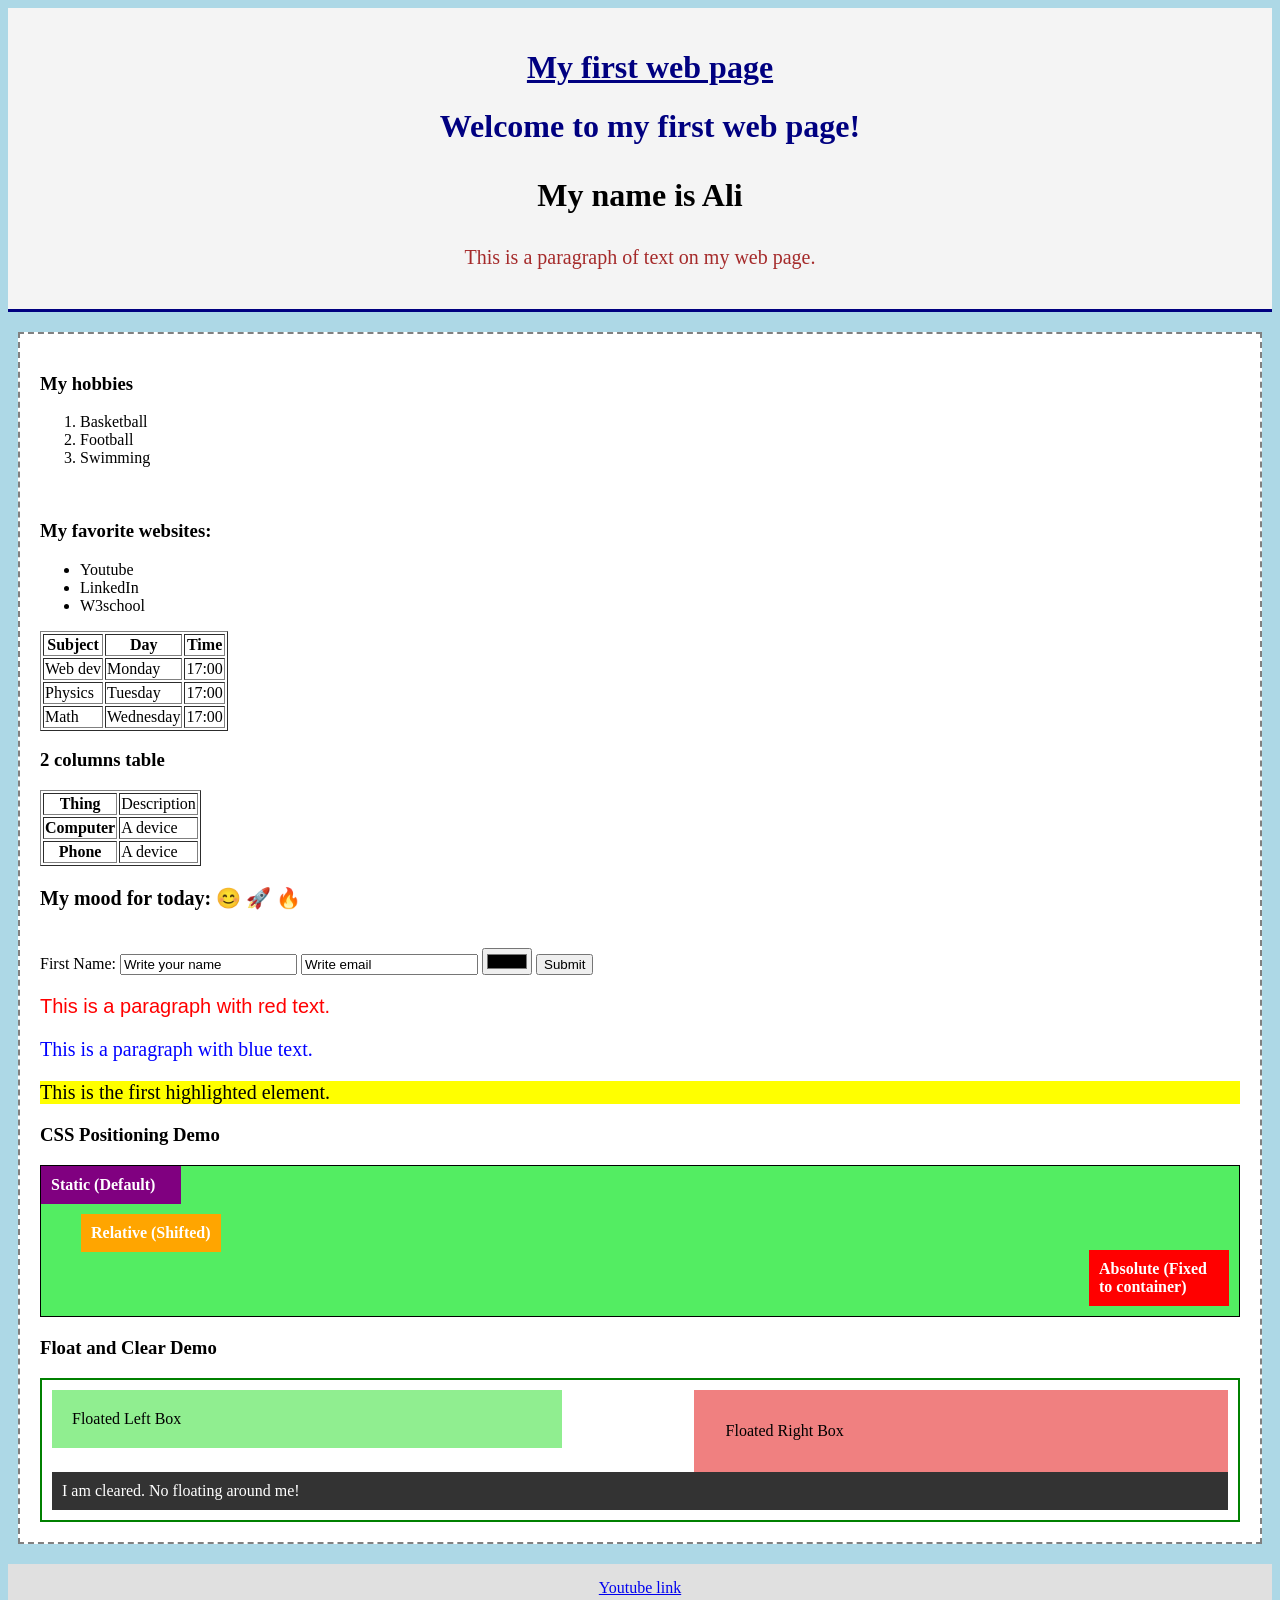
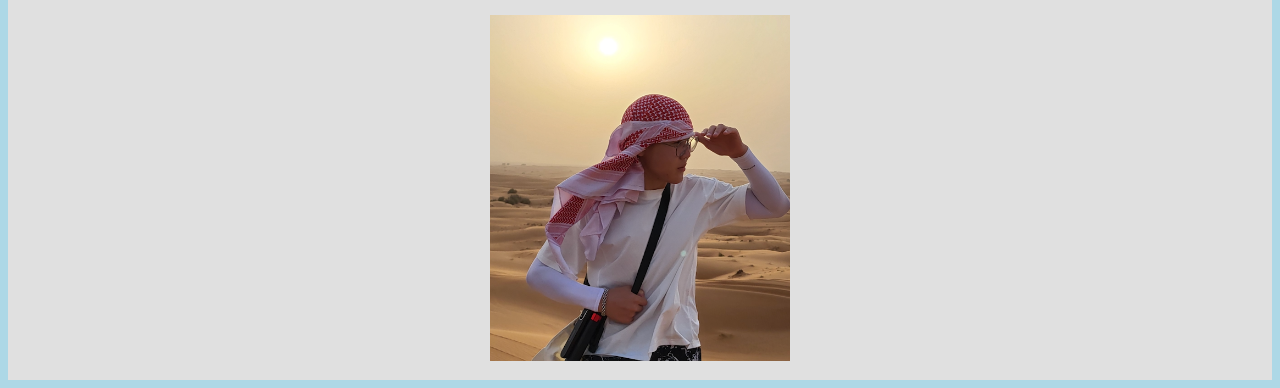
<file: index.html>
<!DOCTYPE html>
<html lang="en">
<head>
    <meta charset="UTF-8">
    <meta name="viewport" content="width=device-width, initial-scale=1.0">
    <title>My first web page</title>
    <!-- Step 12. & 15. CSS and Favicon -->
    <link rel="stylesheet" href="style.css">
    <link rel="icon" type="image/x-icon" href="favicon.ico">
</head>
<body>

    <!-- Step 16: Div - Header Section -->
    <div class="header">
        <center>
            <h1 id="main-heading">My first web page</h1> 
            <h1>Welcome to my first web page!</h1>
            <!-- Step 19: Sizing units applied here (h3 sized in rem via CSS) -->
            <h3 class="rem-text">My name is Ali</h3>
            <p style="color:brown">This is a paragraph of text on my web page.</p>
        </center>
    </div>

    <!-- Step 16: Div - Main Content Section -->
    <div class="main-content">
        <h3>My hobbies</h3>
        <ol> 
            <li>Basketball</li>
            <li>Football</li>  
            <li>Swimming</li>
        </ol>
        <br>
        <h3>My favorite websites:</h3>
        <ul>
            <li>Youtube</li>
            <li>LinkedIn</li>  
            <li>W3school</li>
        </ul>

        <table border="1">
            <tr><th>Subject</th><th>Day</th><th>Time</th></tr>
            <tr><td>Web dev</td><td>Monday</td><td>17:00</td></tr>
            <tr><td>Physics</td><td>Tuesday</td><td>17:00</td></tr>
            <tr><td>Math</td><td>Wednesday</td><td>17:00</td></tr>
        </table>

        <h3>2 columns table</h3>
        <table border="1">
            <tr><th>Thing</th><td>Description</td></tr>
            <tr><th>Computer</th><td>A device</td></tr>
            <tr><th>Phone</th><td>A device</td></tr>
        </table>

        <p><strong>My mood for today: 😊 🚀 🔥</strong></p> <!-- Added Step 7 emojis that were missing -->
        
        <br>
        <form>
            <label>First Name:</label>
            <input type="text" value="Write your name">
            <input type="email" value="Write email">
            <input type="color" value="pick color">
            <input type="submit" value="Submit">
        </form>

        <p class="red-text">This is a paragraph with red text.</p>
        <p id="blue-text">This is a paragraph with blue text.</p>
        <p class="highlight">This is the first highlighted element.</p>
        
        <!-- Step 18: CSS Positioning -->
        <h3>CSS Positioning Demo</h3>
        <div class="position-container">
            <div class="box static-box">Static (Default)</div>
            <div class="box relative-box">Relative (Shifted)</div>
            <div class="box absolute-box">Absolute (Fixed to container)</div>
        </div>

        <!-- Step 20: Float and Clear -->
        <h3>Float and Clear Demo</h3>
        <div class="float-container">
            <div class="float-left">Floated Left Box</div>
            <div class="float-right">Floated Right Box</div>
            <div class="clear">I am cleared. No floating around me!</div>
        </div>
    </div>

    <!-- Step 16: Div - Footer Section -->
    <div class="footer">
        <a href="https://www.youtube.com">Youtube link</a>
        <br><br>
        <!-- Step 19: px and % sizing on image -->
        <img src="Ali.png" alt="Aitu Image" class="sized-image">
    </div>

</body>
</html>
</file>
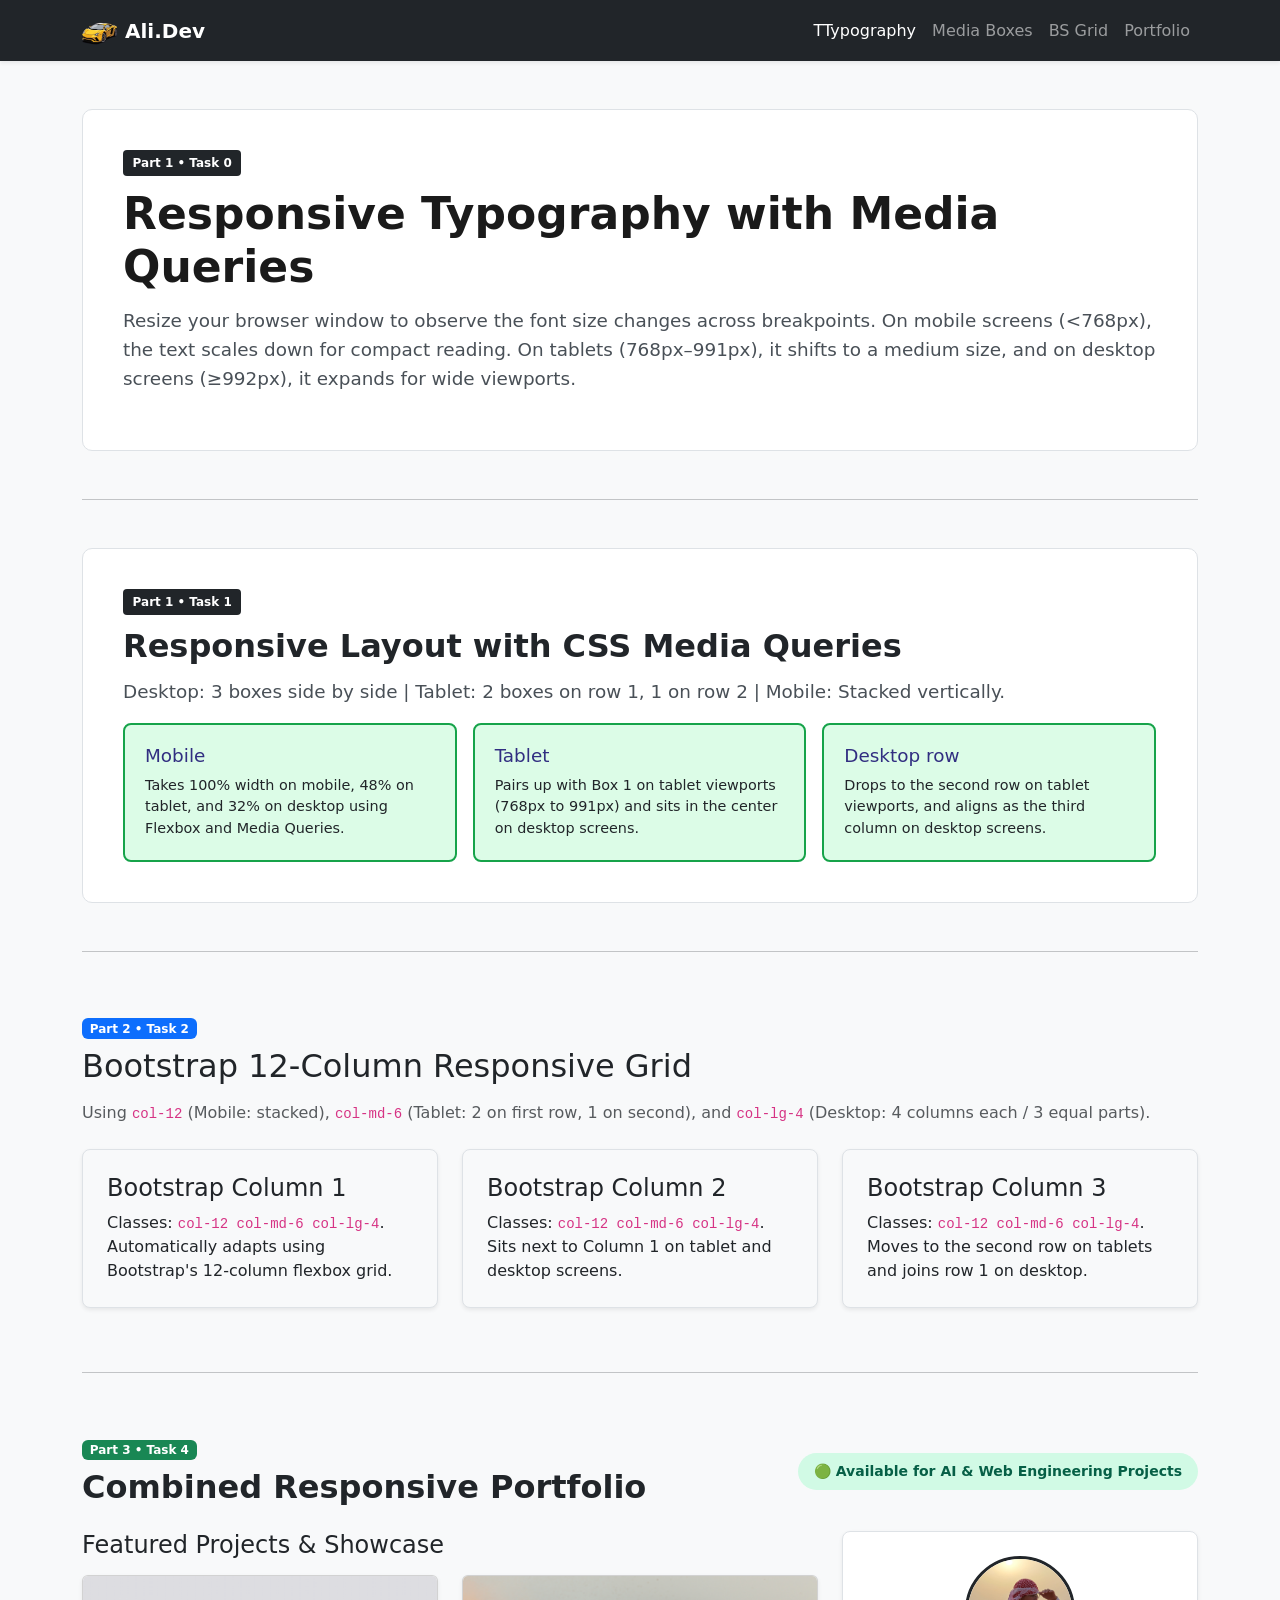
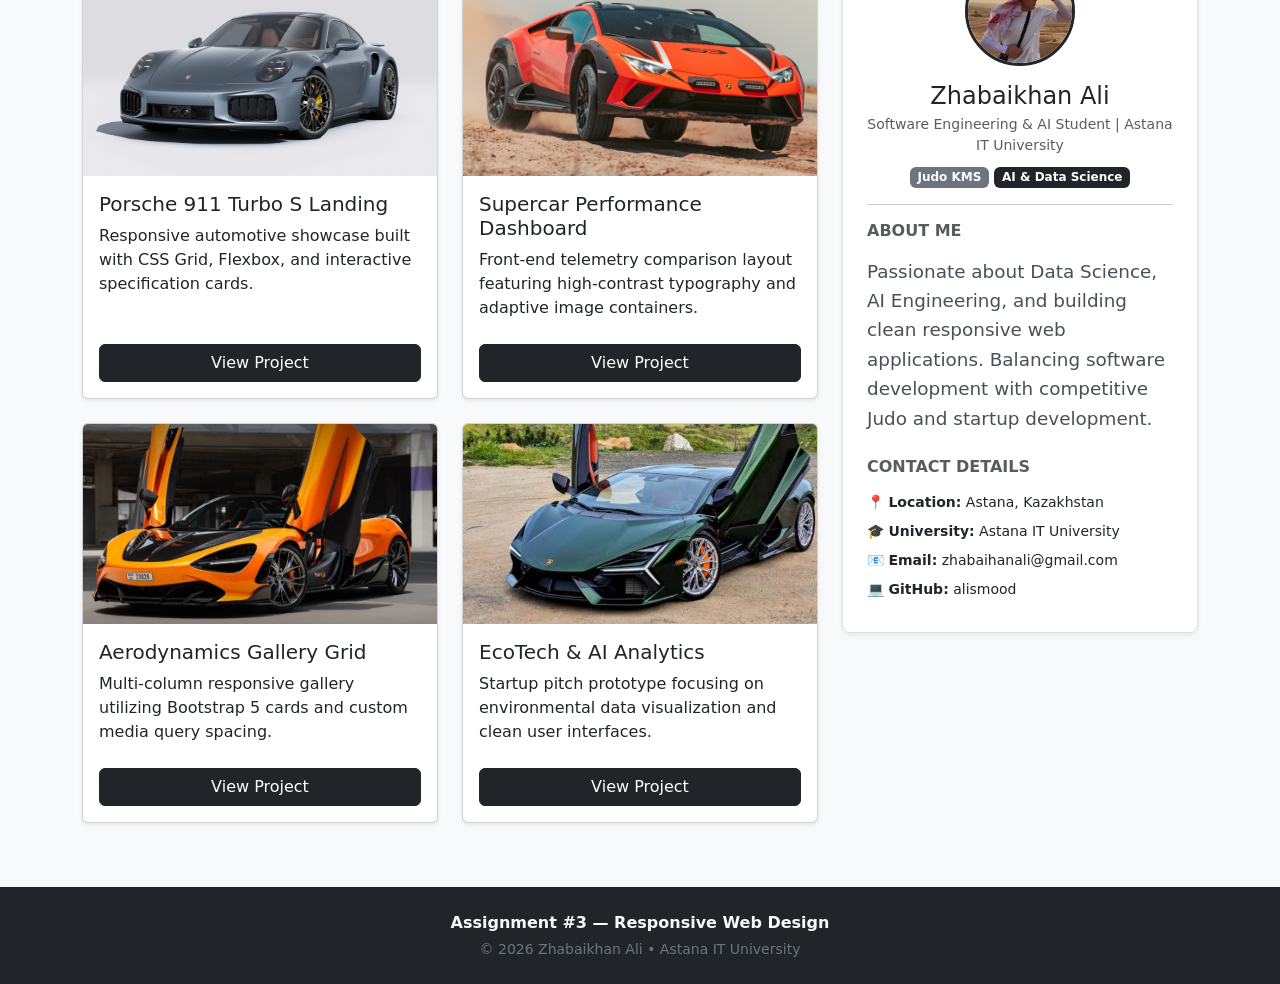
<file: Assignment 3/index.html>
<!DOCTYPE html>
<html lang="en">
<head>
    <meta charset="UTF-8">
    <meta name="viewport" content="width=device-width, initial-scale=1.0">
    <title>Assignment #3 - Responsive Web Design | Zhabaikhan Ali</title>
    <link rel="icon" href="../Assingment 2/removed-bg.ico" type="image/x-icon">
    
    <!-- Bootstrap 5.3 CSS CDN -->
    <link href="https://cdn.jsdelivr.net/npm/bootstrap@5.3.2/dist/css/bootstrap.min.css" rel="stylesheet">
    
    <!-- Custom CSS (Media Queries) -->
    <link rel="stylesheet" href="style.css">
</head>
<body>

    <!-- PART 2 (Task 3) & PART 3 (Task 4 Header): 
         Bootstrap Responsive Navigation Bar -->
    <header>
        <nav class="navbar navbar-expand-lg navbar-dark bg-dark sticky-top shadow-sm">
            <div class="container">
                <!-- Logo on the left -->
                <a class="navbar-brand d-flex align-items-center gap-2 fw-bold" href="#">
                    <img src="../Assingment 2/removed-bg.ico" alt="Logo" width="35" height="35" class="d-inline-block align-text-top rounded">
                    Ali.Dev
                </a>
                
                <!-- Hamburger menu button for smaller screens -->
                <button class="navbar-toggler" type="button" data-bs-toggle="collapse" data-bs-target="#mainNavbar" aria-controls="mainNavbar" aria-expanded="false" aria-label="Toggle navigation">
                    <span class="navbar-toggler-icon"></span>
                </button>
                
                <!-- Links on the right -->
                <div class="collapse navbar-collapse" id="mainNavbar">
                    <ul class="navbar-nav ms-auto mb-2 mb-lg-0">
                        <li class="nav-item"><a class="nav-link active" href="#task0">TTypography</a></li>
                        <li class="nav-item"><a class="nav-link" href="#task1">Media Boxes</a></li>
                        <li class="nav-item"><a class="nav-link" href="#task2">BS Grid</a></li>
                        <li class="nav-item"><a class="nav-link" href="#task4">Portfolio</a></li>
                    </ul>
                </div>
            </div>
        </nav>
    </header>

    <main class="container my-5">

        <!-- 
             PART 1: Media Queries (No Bootstrap Used)
             -->
        <section id="task0" class="custom-section">
            <span class="task-badge">Part 1 • Task 0</span>
            <h1 class="responsive-heading">Responsive Typography with Media Queries</h1>
            <p class="responsive-text">
                Resize your browser window to observe the font size changes across breakpoints. 
                On mobile screens (&lt;768px), the text scales down for compact reading. On tablets (768px–991px), 
                it shifts to a medium size, and on desktop screens (&ge;992px), it expands for wide viewports.
            </p>
        </section>

        <hr class="my-5">

        <section id="task1" class="custom-section">
            <span class="task-badge">Part 1 • Task 1</span>
            <h2 class="responsive-sub">Responsive Layout with CSS Media Queries</h2>
            <p class="responsive-text">
                Desktop: 3 boxes side by side | Tablet: 2 boxes on row 1, 1 on row 2 | Mobile: Stacked vertically.
            </p>
            
            <div class="mq-box-container">
                <div class="mq-box">
                    <h3>Mobile</h3>
                    <p>Takes 100% width on mobile, 48% on tablet, and 32% on desktop using Flexbox and Media Queries.</p>
                </div>
                <div class="mq-box">
                    <h3>Tablet</h3>
                    <p>Pairs up with Box 1 on tablet viewports (768px to 991px) and sits in the center on desktop screens.</p>
                </div>
                <div class="mq-box">
                    <h3>Desktop row</h3>
                    <p>Drops to the second row on tablet viewports, and aligns as the third column on desktop screens.</p>
                </div>
            </div>
        </section>

        <hr class="my-5">

        <!-- 
             PART 2: Bootstrap Grid System (Task 2)
              -->
        <section id="task2" class="py-3">
            <span class="badge bg-primary mb-2">Part 2 • Task 2</span>
            <h2 class="mb-3">Bootstrap 12-Column Responsive Grid</h2>
            <p class="text-muted mb-4">
                Using <code>col-12</code> (Mobile: stacked), <code>col-md-6</code> (Tablet: 2 on first row, 1 on second), and <code>col-lg-4</code> (Desktop: 4 columns each / 3 equal parts).
            </p>

            <div class="row g-4">
                <!-- Column 1 -->
                <div class="col-12 col-md-6 col-lg-4">
                    <div class="p-4 bg-light border rounded-3 h-100 shadow-sm">
                        <h4>Bootstrap Column 1</h4>
                        <p class="mb-0">Classes: <code>col-12 col-md-6 col-lg-4</code>. Automatically adapts using Bootstrap's 12-column flexbox grid.</p>
                    </div>
                </div>
                <!-- Column 2 -->
                <div class="col-12 col-md-6 col-lg-4">
                    <div class="p-4 bg-light border rounded-3 h-100 shadow-sm">
                        <h4>Bootstrap Column 2</h4>
                        <p class="mb-0">Classes: <code>col-12 col-md-6 col-lg-4</code>. Sits next to Column 1 on tablet and desktop screens.</p>
                    </div>
                </div>
                <!-- Column 3 -->
                <div class="col-12 col-md-6 col-lg-4">
                    <div class="p-4 bg-light border rounded-3 h-100 shadow-sm">
                        <h4>Bootstrap Column 3</h4>
                        <p class="mb-0">Classes: <code>col-12 col-md-6 col-lg-4</code>. Moves to the second row on tablets and joins row 1 on desktop.</p>
                    </div>
                </div>
            </div>
        </section>

        <hr class="my-5">

        <!-- 
             PART 3: Combined Project (Task 4)
             Responsive Portfolio Page
             -->
        <section id="task4" class="portfolio-section">
            <div class="d-flex justify-content-between align-items-center mb-4">
                <div>
                    <span class="badge bg-success mb-2">Part 3 • Task 4</span>
                    <h2 class="responsive-sub mb-0">Combined Responsive Portfolio</h2>
                </div>
                <!-- Element visibility controlled by Custom Media Query (Desktop Only) -->
                <div class="desktop-status-banner">
                    🟢 Available for AI &amp; Web Engineering Projects
                </div>
            </div>

            <!-- Main section divided into two parts: Left (Projects) & Right (Sidebar) -->
            <div class="row g-4">
                
                <!-- LEFT SIDE: Portfolio Projects (Takes 8 cols on desktop, full width on tablet/mobile) -->
                <div class="col-12 col-lg-8">
                    <h3 class="h4 mb-3">Featured Projects &amp; Showcase</h3>
                    
                    <!-- Nested Bootstrap Grid to arrange project cards -->
                    <div class="row g-4">
                        <!-- Project Card 1 -->
                        <div class="col-12 col-md-6">
                            <div class="card h-100 shadow-sm portfolio-card">
                                <img src="../Assingment 2/posrche.png" class="card-img-top portfolio-img" alt="Porsche 911 Turbo S Showcase">
                                <div class="card-body d-flex flex-column">
                                    <h5 class="card-title">Porsche 911 Turbo S Landing</h5>
                                    <p class="card-text flex-grow-1">Responsive automotive showcase built with CSS Grid, Flexbox, and interactive specification cards.</p>
                                    <a href="#" class="btn btn-dark mt-2">View Project</a>
                                </div>
                            </div>
                        </div>

                        <!-- Project Card 2 -->
                        <div class="col-12 col-md-6">
                            <div class="card h-100 shadow-sm portfolio-card">
                                <img src="../Assingment 2/lamborghini.png" class="card-img-top portfolio-img" alt="Lamborghini UI">
                                <div class="card-body d-flex flex-column">
                                    <h5 class="card-title">Supercar Performance Dashboard</h5>
                                    <p class="card-text flex-grow-1">Front-end telemetry comparison layout featuring high-contrast typography and adaptive image containers.</p>
                                    <a href="#" class="btn btn-dark mt-2">View Project</a>
                                </div>
                            </div>
                        </div>

                        <!-- Project Card 3 -->
                        <div class="col-12 col-md-6">
                            <div class="card h-100 shadow-sm portfolio-card">
                                <img src="../Assingment 2/mclaren.png" class="card-img-top portfolio-img" alt="McLaren Concept">
                                <div class="card-body d-flex flex-column">
                                    <h5 class="card-title">Aerodynamics Gallery Grid</h5>
                                    <p class="card-text flex-grow-1">Multi-column responsive gallery utilizing Bootstrap 5 cards and custom media query spacing.</p>
                                    <a href="#" class="btn btn-dark mt-2">View Project</a>
                                </div>
                            </div>
                        </div>

                        <!-- Project Card 4 -->
                        <div class="col-12 col-md-6">
                            <div class="card h-100 shadow-sm portfolio-card">
                                <img src="../Assingment 2/images/image-4.png" class="card-img-top portfolio-img" alt="Eco-AI Startup Concept">
                                <div class="card-body d-flex flex-column">
                                    <h5 class="card-title">EcoTech &amp; AI Analytics</h5>
                                    <p class="card-text flex-grow-1">Startup pitch prototype focusing on environmental data visualization and clean user interfaces.</p>
                                    <a href="#" class="btn btn-dark mt-2">View Project</a>
                                </div>
                            </div>
                        </div>
                    </div>
                </div>

                <!-- RIGHT SIDE: Sidebar with Personal Info & Contact Details (Takes 4 cols on desktop) -->
                <div class="col-12 col-lg-4">
                    <aside class="sidebar-card p-4 border rounded-3 bg-white shadow-sm">
                        <div class="text-center mb-3">
                            <img src="../Assingment 1/Ali.png" alt="Zhabaikhan Ali" class="profile-avatar rounded-circle mb-3">
                            <h3 class="h4 mb-1">Zhabaikhan Ali</h3>
                            <p class="text-muted small mb-2">Software Engineering &amp; AI Student | Astana IT University</p>
                            <span class="badge bg-secondary">Judo KMS</span>
                            <span class="badge bg-dark">AI &amp; Data Science</span>
                        </div>
                        
                        <hr>
                        
                        <h4 class="h6 fw-bold text-uppercase text-muted mb-3">About Me</h4>
                        <p class="responsive-text small">
                            Passionate about Data Science, AI Engineering, and building clean responsive web applications. Balancing software development with competitive Judo and startup development.
                        </p>

                        <h4 class="h6 fw-bold text-uppercase text-muted mt-4 mb-3">Contact Details</h4>
                        <ul class="list-unstyled small mb-0">
                            <li class="mb-2">📍 <strong>Location:</strong> Astana, Kazakhstan</li>
                            <li class="mb-2">🎓 <strong>University:</strong> Astana IT University</li>
                            <li class="mb-2">📧 <strong>Email:</strong> zhabaihanali@gmail.com</li>
                            <li class="mb-2">💻 <strong>GitHub:</strong> alismood</li>
                        </ul>
                    </aside>
                </div>

            </div>
        </section>

    </main>

    <!--PART 3 (Task 4 Footer): Footer across bottom-->
    <footer class="bg-dark text-light py-4 mt-5">
        <div class="container text-center">
            <p class="mb-1 fw-bold">Assignment #3 — Responsive Web Design</p>
            <p class="small text-secondary mb-0">&copy; 2026 Zhabaikhan Ali • Astana IT University</p>
        </div>
    </footer>

    <!-- Bootstrap 5.3 JS Bundle (Required for Hamburger Menu Collapse) -->
    <script src="https://cdn.jsdelivr.net/npm/bootstrap@5.3.2/dist/js/bootstrap.bundle.min.js"></script>
</body>
</html>
</file>
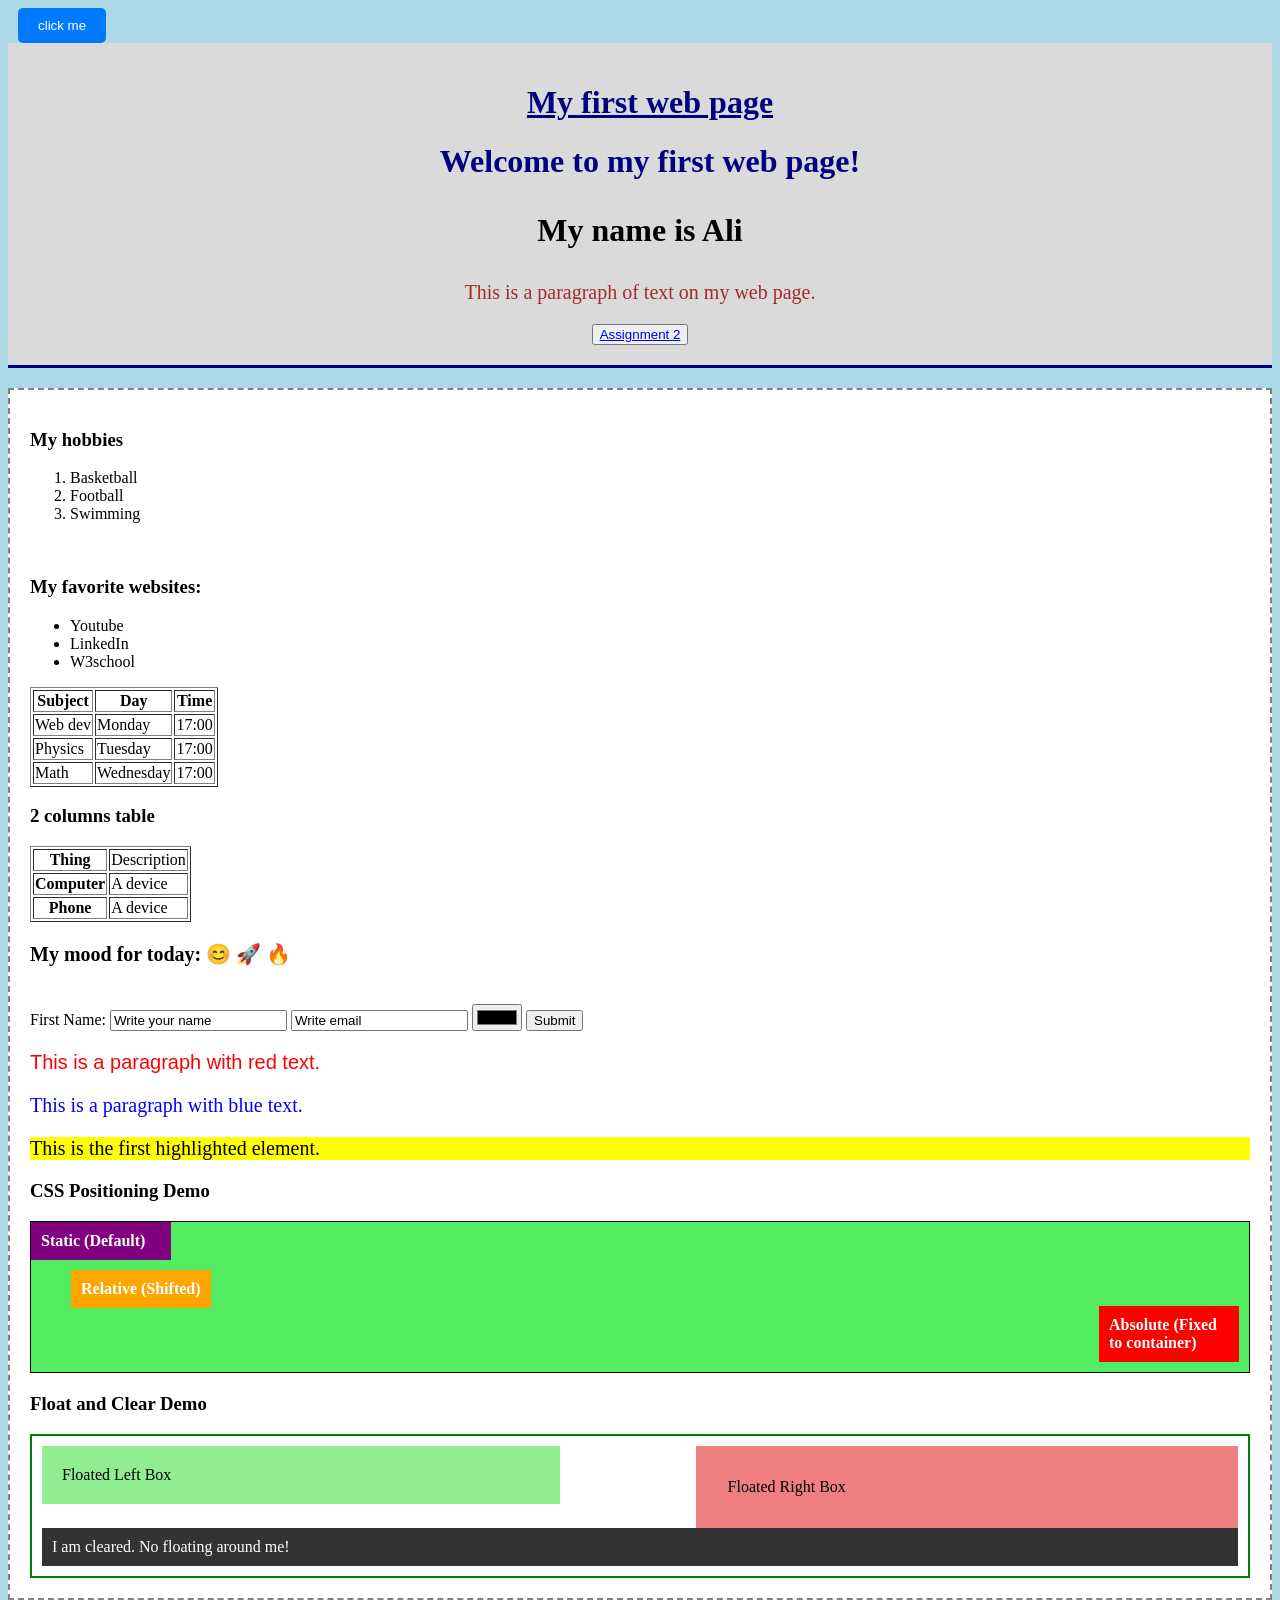
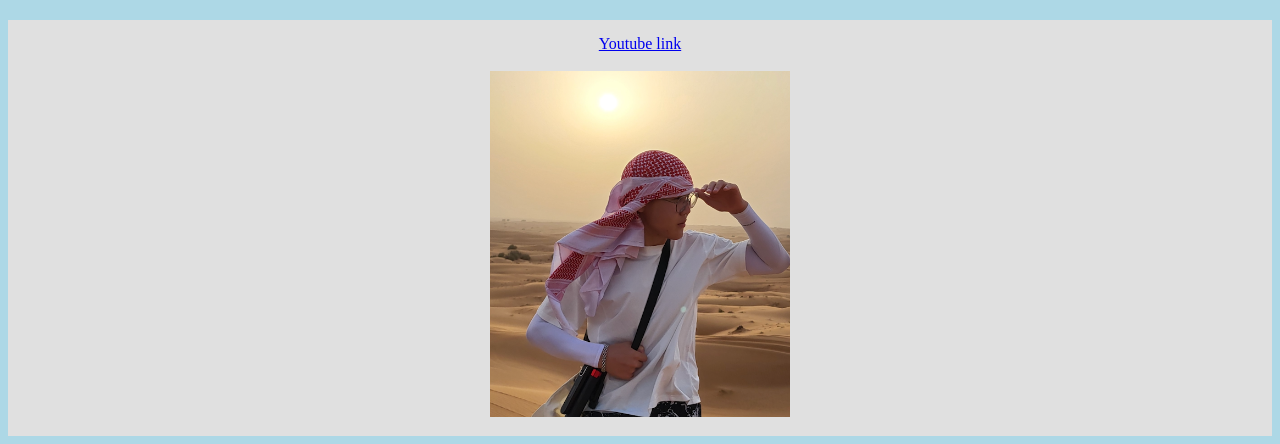
<file: Assingment 1/index.html>
<!DOCTYPE html>
<html lang="en">
<head>
    <meta charset="UTF-8">
    <meta name="viewport" content="width=device-width, initial-scale=1.0">
    <title>My first web page</title>
    <!-- Step 12. & 15. CSS and Favicon -->
    <link rel="stylesheet" href="style.css">
    <link rel="icon" type="image/x-icon" href="favicon.ico">
</head>
<body>
    <button class="custom-btn">click me</button>
    <!-- Step 16: Div - Header Section -->
    <div class="header">
        <center>
            <h1 id="main-heading">My first web page</h1> 
            <h1>Welcome to my first web page!</h1>
            <!-- Step 19: Sizing units applied here (h3 sized in rem via CSS) -->
            <h3 class="rem-text">My name is Ali</h3>
            <p style="color:brown">This is a paragraph of text on my web page.</p>
            <button><a href="../Assingment%202/index2.html">Assignment 2</a></button>
        </center>
    </div>

    <!-- Step 16: Div - Main Content Section -->
    <div class="main-content">
        <h3>My hobbies</h3>
        <ol> 
            <li>Basketball</li>
            <li>Football</li>  
            <li>Swimming</li>
        </ol>
        <br>
        <h3>My favorite websites:</h3>
        <ul>
            <li>Youtube</li>
            <li>LinkedIn</li>  
            <li>W3school</li>
        </ul>

        <table border="1">
            <tr><th>Subject</th><th>Day</th><th>Time</th></tr>
            <tr><td>Web dev</td><td>Monday</td><td>17:00</td></tr>
            <tr><td>Physics</td><td>Tuesday</td><td>17:00</td></tr>
            <tr><td>Math</td><td>Wednesday</td><td>17:00</td></tr>
        </table>

        <h3>2 columns table</h3>
        <table border="1">
            <tr><th>Thing</th><td>Description</td></tr>
            <tr><th>Computer</th><td>A device</td></tr>
            <tr><th>Phone</th><td>A device</td></tr>
        </table>

        <p><strong>My mood for today: 😊 🚀 🔥</strong></p> <!-- Added Step 7 emojis that were missing -->
        
        <br>
        <form>
            <label>First Name:</label>
            <input type="text" value="Write your name">
            <input type="email" value="Write email">
            <input type="color" value="pick color">
            <input type="submit" value="Submit">
        </form>

        <p class="red-text">This is a paragraph with red text.</p>
        <p id="blue-text">This is a paragraph with blue text.</p>
        <p class="highlight">This is the first highlighted element.</p>
        
        <!-- Step 18: CSS Positioning -->
        <h3>CSS Positioning Demo</h3>
        <div class="position-container">
            <div class="box static-box">Static (Default)</div>
            <div class="box relative-box">Relative (Shifted)</div>
            <div class="box absolute-box">Absolute (Fixed to container)</div>
        </div>

        <!-- Step 20: Float and Clear -->
        <h3>Float and Clear Demo</h3>
        <div class="float-container">
            <div class="float-left">Floated Left Box</div>
            <div class="float-right">Floated Right Box</div>
            <div class="clear">I am cleared. No floating around me!</div>
        </div>
    </div>

    <!-- Step 16: Div - Footer Section -->
    <div class="footer">
        <a href="https://www.youtube.com">Youtube link</a>
        <br><br>
        <!-- Step 19: px and % sizing on image -->
        <img src="Ali.png" alt="Aitu Image" class="sized-image">
    </div>

</body>
</html>
</file>
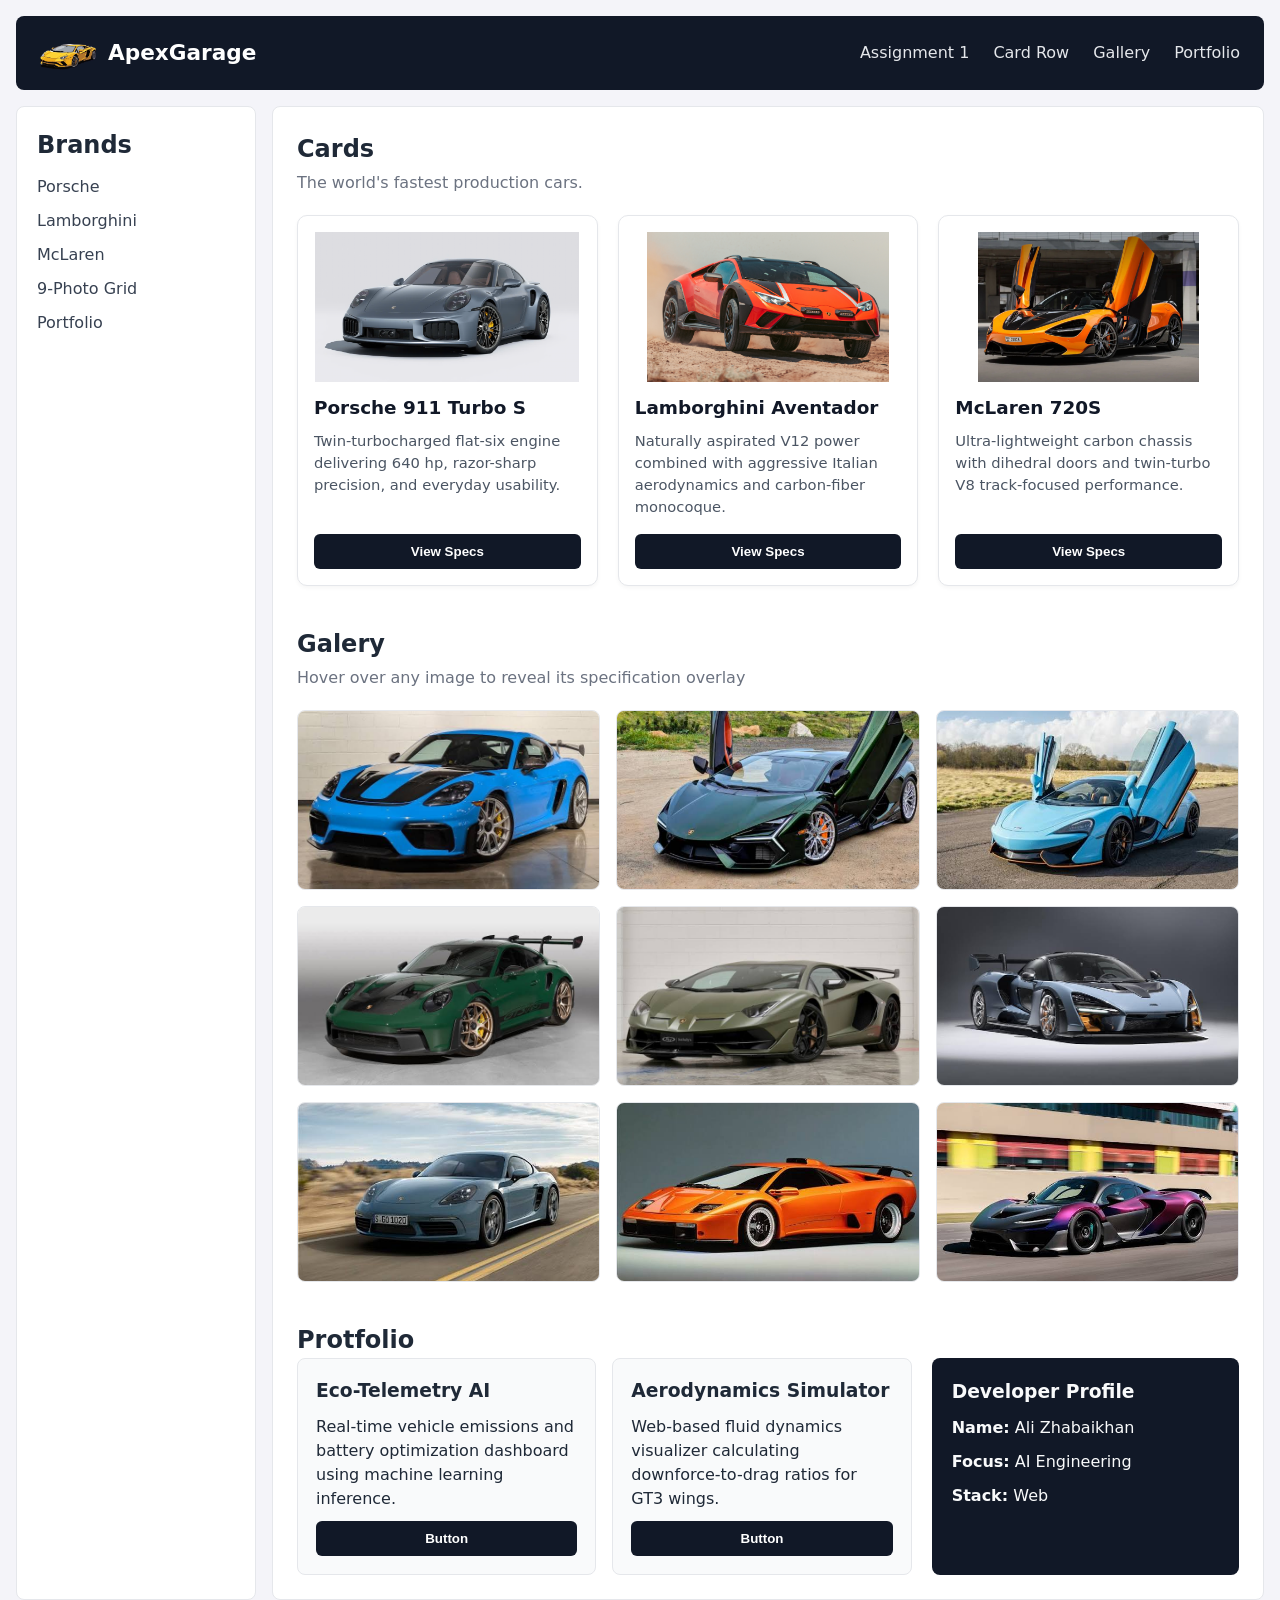
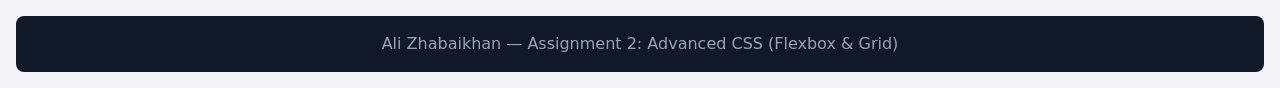
<file: Assingment 2/index2.html>
<!DOCTYPE html>
<html lang="en">
<head>
  <meta charset="UTF-8">
  <meta name="viewport" content="width=device-width, initial-scale=1.0">
  <title>Assignment 2 - Flexbox & Grid</title>
  <link rel="stylesheet" href="style2.css">
  <link rel="icon" type="image/x-icon" href="removed-bg.ico">
</head>
<body>
  <div class="grid-container">
    <header class="header"> <!-- made logo as link to link to a home page like in proffesional sites and apply class style-->
      <a href="#" class="logo">
        <img src="removed-bg-2.png" alt="Supercar Logo">
        <span>ApexGarage</span>
      </a>
      <nav>
        <ul class="nav-links">
          <li><a href="../Assingment%201/index.html">Assignment 1</a></li>
          <li><a href="#featured">Card Row</a></li>
          <li><a href="#gallery">Gallery</a></li>
          <li><a href="#portfolio">Portfolio</a></li>
        </ul>
      </nav>
    </header>

    <aside class="sidebar">
      <h2>Brands</h2>
      <ul>
        <li><a href="#porsche">Porsche</a></li>
        <li><a href="#lamborghini">Lamborghini</a></li>
        <li><a href="#mclaren">McLaren</a></li>
        <li><a href="#gallery">9-Photo Grid</a></li>
        <li><a href="#portfolio">Portfolio</a></li>
      </ul>
    </aside>

    <main class="main-content">
      <section id="featured" class="section-block">
        <h2>Cards</h2>
        <p class="section-subtitle">The world's fastest production cars.</p>
        
        <div class="car-gallery"> <!-- flex thing-->
          <article class="car-card" id="porsche">
            <img src="posrche.png" alt="Porsche 911 Turbo S">
            <h3>Porsche 911 Turbo S</h3>
            <p>Twin-turbocharged flat-six engine delivering 640 hp, razor-sharp precision, and everyday usability.</p>
            <button class="card-btn">View Specs</button>
          </article>

          <article class="car-card" id="lamborghini">
            <img src="lamborghini.png" alt="Lamborghini Revuelto">
            <h3>Lamborghini Aventador</h3>
            <p>Naturally aspirated V12 power combined with aggressive Italian aerodynamics and carbon-fiber monocoque.</p>
            <button class="card-btn">View Specs</button>
          </article>

          <article class="car-card" id="mclaren">
            <img src="mclaren.png" alt="McLaren 720S">
            <h3>McLaren 720S</h3>
            <p>Ultra-lightweight carbon chassis with dihedral doors and twin-turbo V8 track-focused performance.</p>
            <button class="card-btn">View Specs</button>
          </article>
        </div>
      </section>

      
      <section id="gallery" class="section-block">
        <h2>Galery</h2>
        <p class="section-subtitle">Hover over any image to reveal its specification overlay</p>

        <div class="image-gallery"> <!-- Grid container in of the galery-->
          <div class="gallery-item"> <!-- Block class of the galery-->
            <img src="images/images.jpeg" alt="Prosche GT4RS">
            <div class="caption-overlay"><span>Porsche GT4RS</span></div>
          </div>

          <div class="gallery-item">
            <img src="images/image-4.png" alt="Lamborghini ruvuelto">
            <div class="caption-overlay"><span>Lamborghini Revuelto</span></div>
          </div>

          <div class="gallery-item">
            <img src="images/images-7.jpeg" alt="McLaren">
            <div class="caption-overlay"><span>McLaren 720S</span></div>
          </div>

          <div class="gallery-item">
            <img src="images/images-2.jpeg" alt="Porsche">
            <div class="caption-overlay"><span>Porsche GT3RS</span></div>
          </div>

          <div class="gallery-item">
            <img src="images/images-5.jpeg" alt="Lambo">
            <div class="caption-overlay"><span>Lamborghini Huracan</span></div>
          </div>

          <div class="gallery-item">
            <img src="images/images-8.jpeg" alt="Porsche Weissach">
            <div class="caption-overlay"><span>McLaren Senna</span></div>
          </div>

          <div class="gallery-item">
            <img src="images/images-3.jpeg" alt="Lamborghini SVJ">
            <div class="caption-overlay"><span>Porsche 718</span></div>
          </div>

          <div class="gallery-item">
            <img src="images/images-6.jpeg" alt="McLaren LT">
            <div class="caption-overlay"><span>Lamborghini Diablo</span></div>
          </div>

          <div class="gallery-item">
            <img src="images/images-10.jpeg" alt="Supercar Cockpit">
            <div class="caption-overlay"><span>McLaren W1</span></div>
          </div>
        </div>
      </section>

      <!-- PART 3 -->
      <section id="portfolio" class="section-block">
        <h2>Protfolio</h2>

        <div class="portfolio-grid">
          <!-- Projects Area on the left -->
          <div class="projects-area">
            <article class="project-card">
              <h3>Eco-Telemetry AI</h3>
              <p>Real-time vehicle emissions and battery optimization dashboard using machine learning inference.</p>
              <button class="card-btn">Button</button>
            </article>

            <article class="project-card">
              <h3>Aerodynamics Simulator</h3>
              <p>Web-based fluid dynamics visualizer calculating downforce-to-drag ratios for GT3 wings.</p>
              <button class="card-btn">Button</button>
            </article>
          </div>

          <!-- Info on the right -->
          <aside class="portfolio-info">
            <h3>Developer Profile</h3>
            <p><strong>Name:</strong> Ali Zhabaikhan</p>
            <p><strong>Focus:</strong> AI Engineering</p>
            <p><strong>Stack:</strong> Web</p>
          </aside>
        </div>
      </section>

    </main>

    <!-- PART 2 & 3: Footer spanning across the bottom -->
    <footer class="footer">
      <p>Ali Zhabaikhan — Assignment 2: Advanced CSS (Flexbox & Grid)</p>
    </footer>

  </div>

</body>
</html>
</file>
<file: style.css>
/* Базовые стили (Steps 9-14) */
body { background-color: lightblue; }
h1 { color: navy; margin-left: 20px; }
p { font-family: verdana; font-size: 20px; }

.red-text { color: red; font-family: Arial; }
#blue-text { color: blue; font-family: "Times New Roman"; }
.highlight { background-color: yellow; }
#main-heading { text-decoration: underline; }

/* Step 16 & 17: Divs & Box Model (Margins, Padding, Borders) */
.header {
    background-color: #f4f4f4;
    padding: 20px; /* Padding pushes content inward */
    margin-bottom: 20px; /* Margin creates space below header */
    border-bottom: 3px solid navy; /* Border */
}

.main-content {
    background-color: white;
    padding: 20px;
    border: 2px dashed gray;
    margin: 10px;
}

.footer {
    background-color: #e0e0e0;
    padding: 15px;
    text-align: center;
    margin-top: 20px;
}

/* Step 18: CSS Positioning */
.position-container {
    height: 150px;
    background-color: #53ed62;
    border: 1px solid black;
    position: relative; /* Acts as the anchor for the absolute box */
    margin-bottom: 20px;
}

.box {
    width: 120px;
    padding: 10px;
    color: white;
    font-weight: bold;
}

.static-box {
    background-color: purple;
    position: static; 
}

.relative-box {
    background-color: orange;
    position: relative;
    top: 10px; 
    left: 40px; 
}

.absolute-box {
    background-color: red;
    position: absolute;
    bottom: 10px;
    right: 10px; 
}

/* Step 19: CSS Sizing (px, %, em, rem) */
.rem-text {
    font-size: 2rem; /* Using rem for typography */
}

.sized-image {
    width: 50%; /* Using % */
    max-width: 300px; /* Using px */
}

/* Step 20: Float and Clear */
.float-container {
    border: 2px solid green;
    padding: 10px;
}

.float-left {
    float: left;
    background-color: lightgreen;
    width: 40%;
    padding: 20px; /* Using padding (Box Model) */
}

.float-right {
    float: right;
    background-color: lightcoral;
    width: 40%;
    padding: 2em; /* Using em */
}

.clear {
    clear: both; /* Fixes overlapping issues */
    background-color: #333;
    color: white;
    padding: 10px;
    margin-top: 10px;
}
</file>
<file: Assignment 3/style.css>
body {
    background-color: #f8f9fa;
    color: #212529;
    font-family: system-ui, -apple-system, "Segoe UI", Roboto, sans-serif;
}

.custom-section {
    background: #ffffff;
    padding: 1.25rem;
    border-radius: 10px;
    border: 1px solid #dee2e6;
}

.task-badge {
    display: inline-block;
    background-color: #212529;
    color: #fff;
    padding: 0.25rem 0.6rem;
    border-radius: 4px;
    font-size: 0.75rem;
    font-weight: 600;
    margin-bottom: 0.75rem;
}

/*PART 1 - TASK 0: Responsive Typography (Mobile Base)*/
.responsive-heading {
    font-size: 1.5rem; /* Small on mobile */
    font-weight: 700;
    margin-bottom: 0.75rem;
    color: #1a1a1a;
}

.responsive-sub {
    font-size: 1.3rem;
    font-weight: 700;
    margin-bottom: 0.75rem;
}

.responsive-text {
    font-size: 0.95rem; /* Small font on mobile */
    line-height: 1.6;
    color: #495057;
}

/* PART 1 - TASK 1: Responsive Layout (No Bootstrap)
   Mobile Default: Stacked vertically (100% width)*/
.mq-box-container {
    display: flex;
    flex-wrap: wrap;
    gap: 16px;
    margin-top: 1rem;
}

.mq-box {
    flex: 1 1 100%; /* 100% width on mobile (stacked) */
    background-color: #eef2ff;
    border: 2px solid #6366f1;
    border-radius: 8px;
    padding: 1.25rem;
    box-sizing: border-box;
    transition: transform 0.2s ease;
}

.mq-box h3 {
    font-size: 1.15rem;
    margin-top: 0;
    color: #312e81;
}

.mq-box p {
    margin-bottom: 0;
    font-size: 0.9rem;
}

/* PART 3 • TASK 4: Portfolio Custom Styles & Visibility */
.portfolio-img {
    height: 200px;
    object-fit: cover;
}

.profile-avatar {
    width: 110px;
    height: 110px;
    object-fit: cover;
    border: 3px solid #212529;
}

/* Hidden on Mobile and Tablet using custom media queries */
.desktop-status-banner {
    display: none;
    background-color: #d1fae5;
    color: #065f46;
    padding: 0.5rem 1rem;
    border-radius: 50px;
    font-size: 0.875rem;
    font-weight: 600;
}


/* TABLET MEDIA QUERY (768px to 991px)*/
@media (min-width: 768px) {
    /* Task 0: Medium font sizes on tablet */
    .responsive-heading {
        font-size: 2.1rem;
    }
    .responsive-sub {
        font-size: 1.65rem;
    }
    .responsive-text {
        font-size: 1.05rem;
    }

    /* Task 1: Display 2 boxes in a row on tablet */
    .mq-box {
        flex: 1 1 calc(50% - 16px);
        max-width: calc(50% - 8px);
        background-color: #e0f2fe;
        border-color: #0284c7;
    }

    /* Task 4: Adjust spacing on tablet */
    .custom-section {
        padding: 2rem;
    }
    .portfolio-section {
        padding: 1rem 0;
    }
}


/* 
   DESKTOP MEDIA QUERY (992px and up)*/
@media (min-width: 992px) {
    /* Task 0: Larger font sizes on desktop */
    .responsive-heading {
        font-size: 2.75rem;
    }
    .responsive-sub {
        font-size: 2rem;
    }
    .responsive-text {
        font-size: 1.15rem;
    }

    /* Task 1: Display all 3 boxes side by side on desktop */
    .mq-box {
        flex: 1 1 calc(33.333% - 16px);
        max-width: calc(33.333% - 11px);
        background-color: #dcfce7;
        border-color: #16a34a;
    }

    /* Task 4: Adjust spacing and element visibility on desktop */
    .custom-section {
        padding: 2.5rem;
    }
    .desktop-status-banner {
        display: inline-block; /* Visible only on desktop */
    }
    .sidebar-card {
        position: sticky;
        top: 90px;
    }
}
</file>
<file: Assingment 1/style.css>
/* Базовые стили (Steps 9-14) */
body { background-color: lightblue; }
h1 { color: navy; margin-left: 20px; }
p { font-family: verdana; font-size: 20px; }

.red-text { color: red; font-family: Arial; }
#blue-text { color: blue; font-family: "Times New Roman"; }
.highlight { background-color: yellow; }
#main-heading { text-decoration: underline; }

/* Step 16 & 17: Divs & Box Model (Margins, Padding, Borders) */
.header {
    background-color: #dadada;
    padding: 20px; /* Padding pushes content inward */
    margin-bottom: 20px; /* Margin creates space below header */
    border-bottom: 3px solid navy; /* Border */
}

.main-content {
    background-color: white;
    padding: 20px;
    border: 2px dashed gray;
    margin: 10px, 20px, 30px, 40px;
}

.footer {
    background-color: #e0e0e0;
    padding: 15px;
    text-align: center;
    margin-top: 20px;
}

/* Step 18: CSS Positioning */
.position-container {
    height: 150px;
    background-color: #53ed62;
    border: 1px solid black;
    position: relative; /* Acts as the anchor for the absolute box */
    margin-bottom: 20px;
}

.box {
    width: 120px;
    padding: 10px;
    color: white;
    font-weight: bold;
}

.static-box {
    background-color: purple;
    position: static; 
}

.relative-box {
    background-color: orange;
    position: relative;
    top: 10px; 
    left: 40px; 
}

.absolute-box {
    background-color: red;
    position: absolute;
    bottom: 10px;
    right: 10px; 
}

/* Step 19: CSS Sizing (px, %, em, rem) */
.rem-text {
    font-size: 2rem; /* Using rem for typography */
}

.sized-image {
    width: 50%; /* Using % */
    max-width: 300px; /* Using px */
}

/* Step 20: Float and Clear */
.float-container {
    border: 2px solid green;
    padding: 10px;
}

.float-left {
    float: left;
    background-color: lightgreen;
    width: 40%;
    padding: 20px; /* Using padding (Box Model) */
}

.float-right {
    float: right;
    background-color: lightcoral;
    width: 40%;
    padding: 2em; /* Using em */
}

.clear {
    clear: both; /* Fixes overlapping issues */
    background-color: #333;
    color: white;
    padding: 10px;
    margin-top: 10px;
}

.custom-btn {
  background-color: #007bff;
  color: white;
  padding: 10px 20px;
  border: none;
  border-radius: 5px;
  cursor: pointer;
  margin-left: 10px;
}

.custom-btn:hover {
  background-color: #0056b3;
}
</file>
<file: Assingment 2/style2.css>
/* Universal Reset */
* {
  box-sizing: border-box;
  margin: 0;
  padding: 0;
}

body {
  font-family: system-ui, -apple-system, sans-serif;
  background-color: #f4f4f9;
  color: #1f2937;
  line-height: 1.5;
}

.grid-container {
  display: grid;
  min-height: 100vh;
  grid-template-columns: 240px 1fr;
  grid-template-rows: auto 1fr auto;
  grid-template-areas:
    "header  header"
    "sidebar main"
    "footer  footer";
  gap: 16px;
  padding: 16px;
}

.header {
  grid-area: header;
  display: flex;
  justify-content: space-between; /* Logo left, links right */
  align-items: center;            /* Vertically centered */
  background-color: #111827;
  color: #ffffff;
  padding: 16px 24px;
  border-radius: 8px;
}

.logo {
  display: flex;
  align-items: center;
  gap: 12px;
  color: #ffffff;
  text-decoration: none;
  font-size: 1.35rem;
  font-weight: 700;
}

.logo img {
  height: 42px;
  width: auto;
  object-fit: contain;
}

.nav-links {
  display: flex;
  gap: 24px; /* Flexbox spacing between links */
  list-style: none;
}

.nav-links a {
  color: #e5e7eb;
  text-decoration: none;
  font-weight: 500;
  transition: color 0.2s ease;
}

.nav-links a:hover {
  color: #60a5fa;
}

.sidebar {
  grid-area: sidebar;
  background-color: #ffffff;
  padding: 20px;
  border-radius: 8px;
  border: 1px solid #e5e7eb;
}

.sidebar ul {
  list-style: none;
  margin-top: 12px;
  display: flex;
  flex-direction: column;
  gap: 10px;
}

.sidebar a {
  color: #374151;
  text-decoration: none;
  font-weight: 500;
}

.sidebar a:hover {
  color: #2563eb;
}

.main-content {
  grid-area: main;
  background-color: #ffffff;
  padding: 24px;
  border-radius: 8px;
  border: 1px solid #e5e7eb;
  display: flex;
  flex-direction: column;
  gap: 40px;
}

.section-subtitle {
  color: #6b7280;
  margin-top: 4px;
  margin-bottom: 20px;
}

.car-gallery {
  display: flex;          /* Changed from Grid to Flex container */
  flex-direction: row;    /* Cards appear in a row */
  align-items: stretch;   /* Ensures all cards have equal height */
  gap: 20px;              /* Consistent gaps between cards */
  flex-wrap: wrap;
}

.car-card {
  flex: 1 1 250px;        /* Equal width distribution across the row */
  display: flex;          /* Internal flex container to align content */
  flex-direction: column;
  background-color: #ffffff;
  border: 1px solid #e5e7eb;
  border-radius: 10px;
  padding: 16px;
  text-align: left;
  box-shadow: 0 2px 4px rgba(0, 0, 0, 0.04);
  transition: transform 0.25s ease, box-shadow 0.25s ease;
}

/* Lift and shadow hover effect */
.car-card:hover {
  transform: translateY(-8px);
  box-shadow: 0 14px 24px rgba(0, 0, 0, 0.12);
}

.car-card img {
  width: 100%;
  height: 150px;
  object-fit: contain;
  margin-bottom: 12px;
}

.car-card h3 {
  font-size: 1.15rem;
  margin-bottom: 8px;
  color: #111827;
}

.car-card p {
  font-size: 0.92rem;
  color: #4b5563;
  margin-bottom: 16px;
}

.card-btn {
  margin-top: auto; /* Pushes button to the bottom so cards stay uniform */
  padding: 10px 16px;
  background-color: #111827;
  color: #ffffff;
  border: none;
  border-radius: 6px;
  font-weight: 600;
  cursor: pointer;
  transition: background-color 0.2s ease;
}

.card-btn:hover {
  background-color: #2563eb;
}

.image-gallery {
  display: grid;
  grid-template-columns: repeat(3, 1fr); /* 3 equal-width columns */
  grid-auto-rows: 180px;                 /* Equal-height rows */
  gap: 16px;                             /* Consistent spacing */
}

.gallery-item {
  position: relative;
  overflow: hidden;
  border-radius: 8px;
  border: 1px solid #e5e7eb;
  background-color: #f9fafb;
}

.gallery-item img {
  width: 100%;
  height: 100%;
  object-fit: cover;
  display: block;
  transition: transform 0.3s ease;
}

.caption-overlay {
  position: absolute;
  inset: 0;
  background-color: rgba(17, 24, 39, 0.78);
  color: #ffffff;
  display: flex;
  justify-content: center;
  align-items: center;
  font-weight: 600;
  padding: 12px;
  text-align: center;
  opacity: 0;
  transition: opacity 0.3s ease;
}

.gallery-item:hover img {
  transform: scale(1.06);
}

.gallery-item:hover .caption-overlay {
  opacity: 1;
}

.portfolio-grid {
  display: grid;
  grid-template-columns: 2fr 1fr; /* Projects on left, Info sidebar on right */
  gap: 20px;
}

.projects-area {
  display: grid;
  grid-template-columns: repeat(auto-fit, minmax(220px, 1fr));
  gap: 16px;
}

.project-card {
  display: flex;          /* Flexbox inside each project card */
  flex-direction: column;
  gap: 10px;
  padding: 18px;
  border: 1px solid #e5e7eb;
  border-radius: 8px;
  background-color: #f9fafb;
}

.portfolio-info {
  background-color: #111827;
  color: #f9fafb;
  padding: 20px;
  border-radius: 8px;
  display: flex;
  flex-direction: column;
  gap: 10px;
}
/*Footer*/
.footer {
  grid-area: footer;
  background-color: #111827;
  color: #9ca3af;
  text-align: center;
  padding: 16px;
  border-radius: 8px;
}
</file>
